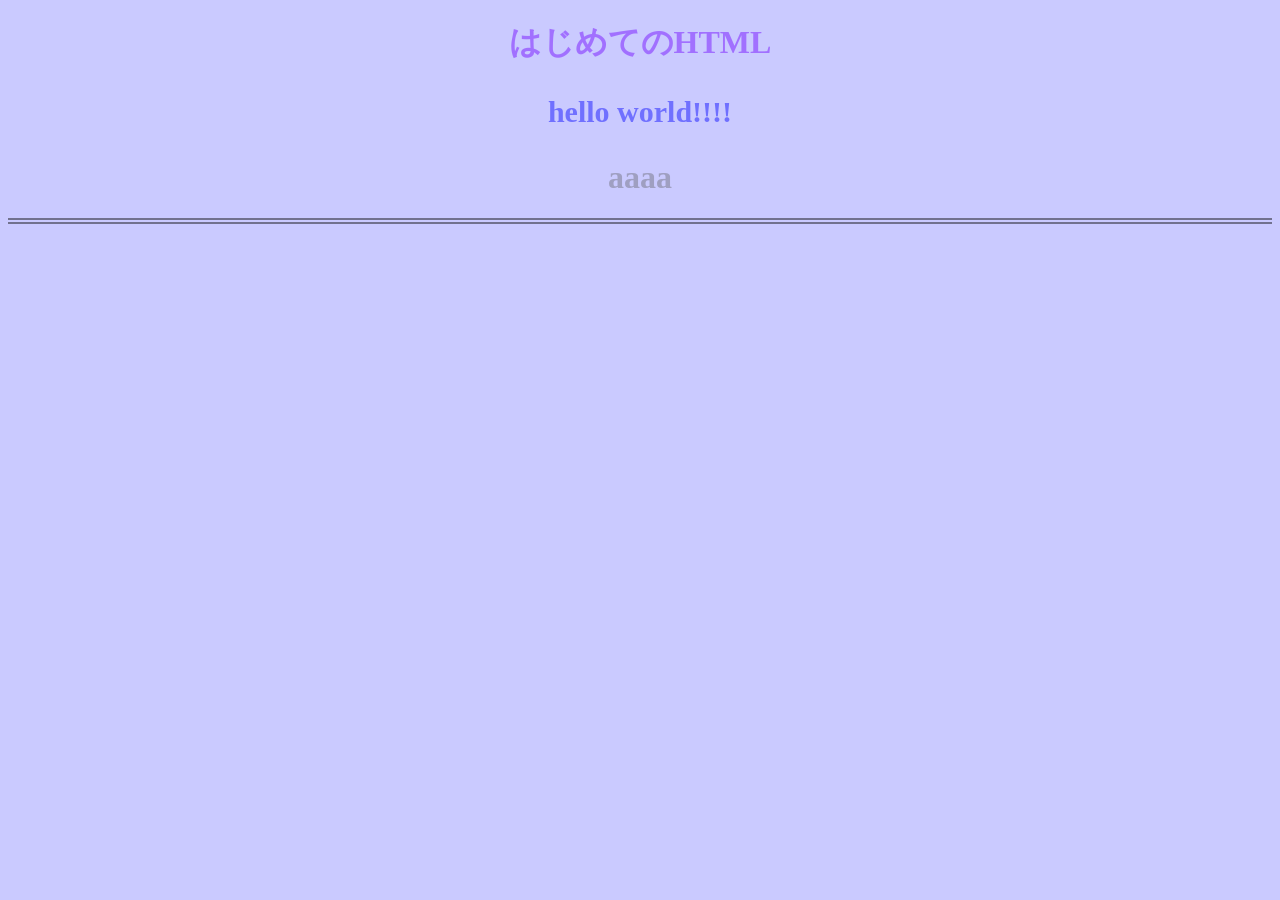
<file: index.html>
<!DOCTYPE html>
<html lang="ja">
    <meta charset="UTF-8">
    <title>はじめてのHTML</title>
    <link rel="stylesheet" href="style.css">
<head>

</head>

<body>
    <h1>はじめてのHTML</hl>
    <p>hello world!!!!</p>
    <div class="container">
        aaaa
    </div>
</body>

</html>
</file>
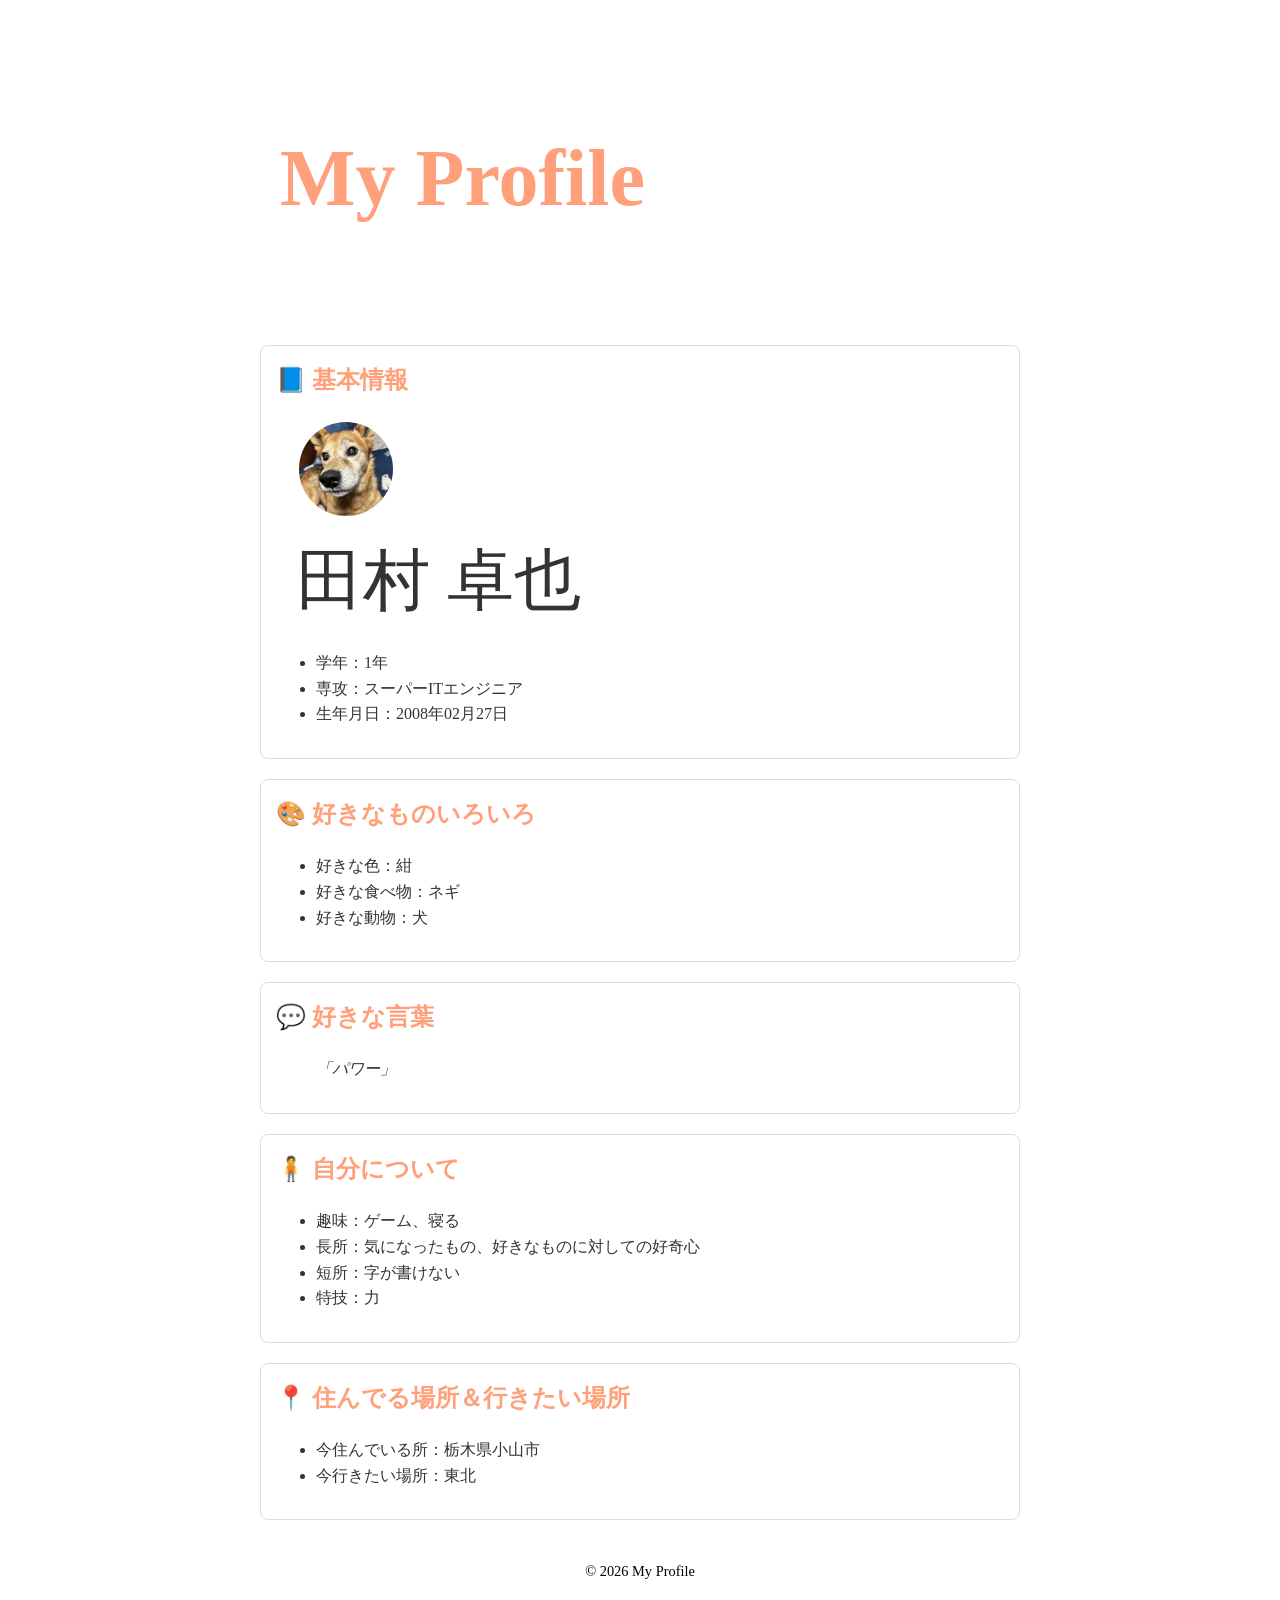
<file: profile.html>
<!DOCTYPE html>
<html lang="ja">
<head>
  <meta charset="UTF-8">
  <title>My Profile</title>
  <link rel="stylesheet" href="profile.css">
</head>
<body>
  <div class="container">
    <header>
      <h1 style="font-size: 80px">My Profile</h1>
    </header>

    <section id="profile">
      <h2>📘 基本情報</h2>
      <img src="profile.jpg" alt="プロフィール画像" class="profile-img">
      <p class="profile-name" style="font-size: 67px">田村 卓也</p>
      <ul>
        <li>学年：1年</li>
        <li>専攻：スーパーITエンジニア</li>
        <li>生年月日：2008年02月27日</li>
      </ul>
    </section>

    <section id="fav-things">
      <h2>🎨 好きなものいろいろ</h2>
      <ul>
        <li>好きな色：紺</li>
        <li>好きな食べ物：ネギ</li>
        <li>好きな動物：犬</li>
      </ul>
    </section>

    <section id="fav-words">
      <h2>💬 好きな言葉</h2>
      <p class="power">「パワー」</p>
    </section>

    <section id="about-me">
      <h2>🧍 自分について</h2>
      <ul>
        <li>趣味：ゲーム、寝る</li>
        <li>長所：気になったもの、好きなものに対しての好奇心</li>
        <li>短所：字が書けない</li>
        <li>特技：力</li>
      </ul>
    </section>

    <section id="place">
      <h2>📍 住んでる場所＆行きたい場所</h2>
      <ul>
        <li>今住んでいる所：栃木県小山市</li>
        <li>今行きたい場所：東北</li>
      </ul>
    </section>

    <footer>
      <p>&copy; 2026 My Profile</p>
    </footer>
  </div>
</body>
</html>
</file>
<file: style.css>
@charset "UTF-8";

body {
    background-color: rgba(137, 137, 255, 0.443);
    text-align: center;
    border-bottom:6px double rgba(0, 0, 0, 0.443)
}

.container {
    color:rgba(106, 106, 114, 0.443)
}

h1 {
    color:rgba(111, 1, 255, 0.443);
    
}

p {
    color:rgba(1, 1, 255, 0.443);
    font-size: 30px;
}
</file>
<file: profile.css>
@charset "UTF-8";  /* 文字コードをUTF-8に指定（日本語などの文字化けを防ぐ） */

@keyframes bg-color-blink {
  0% {
    background-color: #3498db; /* 青 */
  }
  50% {
    background-color: #e74c3c
  }
  100% {
    background-color: #3498db; /* 赤 */
  }
}

@keyframes font-color-blink {
  0% {
    color: #0099ff; /* 青 */
  }
  50% {
    color: #ff1900
  }
  100% {
    color: #0099ff; /* 赤 */
  }
}

* {
  box-sizing: border-box;  /* パディングやボーダーを含めて要素のサイズを計算する */
}

body {
  /*** 任意の色を設定 ***/
  background-color: #ffffff;  /* 背景色 */
  /*animation: bg-color-blink 10s linear infinite; */
  color: #333;                /* 文字色を濃いグレーに設定（読みやすさ重視） */
  line-height: 1.6;             /* 行間を少し広めにして読みやすくする */
  margin: 0;                    /* デフォルトのマージンをリセット */
  padding: 0;                   /* デフォルトのパディングをリセット */
}

.container {
  max-width: 800px;       /* コンテンツの最大幅を800pxに制限 */
  margin: 40px auto;      /* 上下に40pxの余白を、左右は中央揃え */
  padding: 0 20px;        /* 左右に20pxの余白を追加（内部余白） */
}

header {
  /*** 任意の色を設定 ***/
  background-color: #ffffff;  /* 背景色 */
  color: #ffa07a;               /* 文字色 */

  display: flex;                /* フレックスボックスで横並びにする */
  align-items: center;          /* 垂直方向の中央揃え */
  padding: 20px;                /* 内側の余白を20pxに設定 */
  border-radius: 10px;          /* 角を丸くする */
  margin-bottom: 30px;          /* 下に30pxの余白を追加（セクション間のスペース） */
}

.profile-img {
  width: 100px;               /* 幅を100pxに設定 */
  height: 100px;              /* 高さを100pxに設定 */
  border-radius: 50%;         /* 丸いプロフィール画像にする */
  object-fit: cover;          /* 画像を枠にぴったりおさめる */
  margin-left: 20px;          /* 左に余白をつけて見やすく */
  border: 3px solid white;  /* 白い縁取りを追加 */
}

.profile-name {
  font-size: 1.5em;         /* 通常の1.5倍の大きさにする */
  margin: 0 0 0 20px;       /* 左にだけ余白を追加して画像と分離 */
}

section {
  background: rgb(255, 255, 255);      /* セクション背景色 */
  border: 1px solid #ddd; /* 枠線 */
  border-radius: 8px;       /* 少し角を丸める */
  padding: 15px;            /* 内部余白を追加 */
  margin-top: 20px;         /* 上に余白を追加して次のセクションと区切る */
}

h2 {
  /*** 任意の色を設定 ***/
  color: #ffa07a;        /* 見出し色 */
  
  margin-top: 0;           /* 見出しの上の余白をなくす（セクションとの密着防止） */
}

#fav-words p {
  font-style: italic;     /* 引用部分を斜体にして強調 */
  margin-left: 40px;
}

.power {
    animation: font-color-blink 1s linear infinite;
}

footer {
  text-align: center;      /* テキストを中央揃え */
  margin-top: 40px;        /* 上に余白を追加（コンテンツと区切る） */
  font-size: 0.9em;        /* フッターの文字を少し小さめに */
  color: #000000;           /* 薄いグレーで目立たせすぎない */
}
</file>
